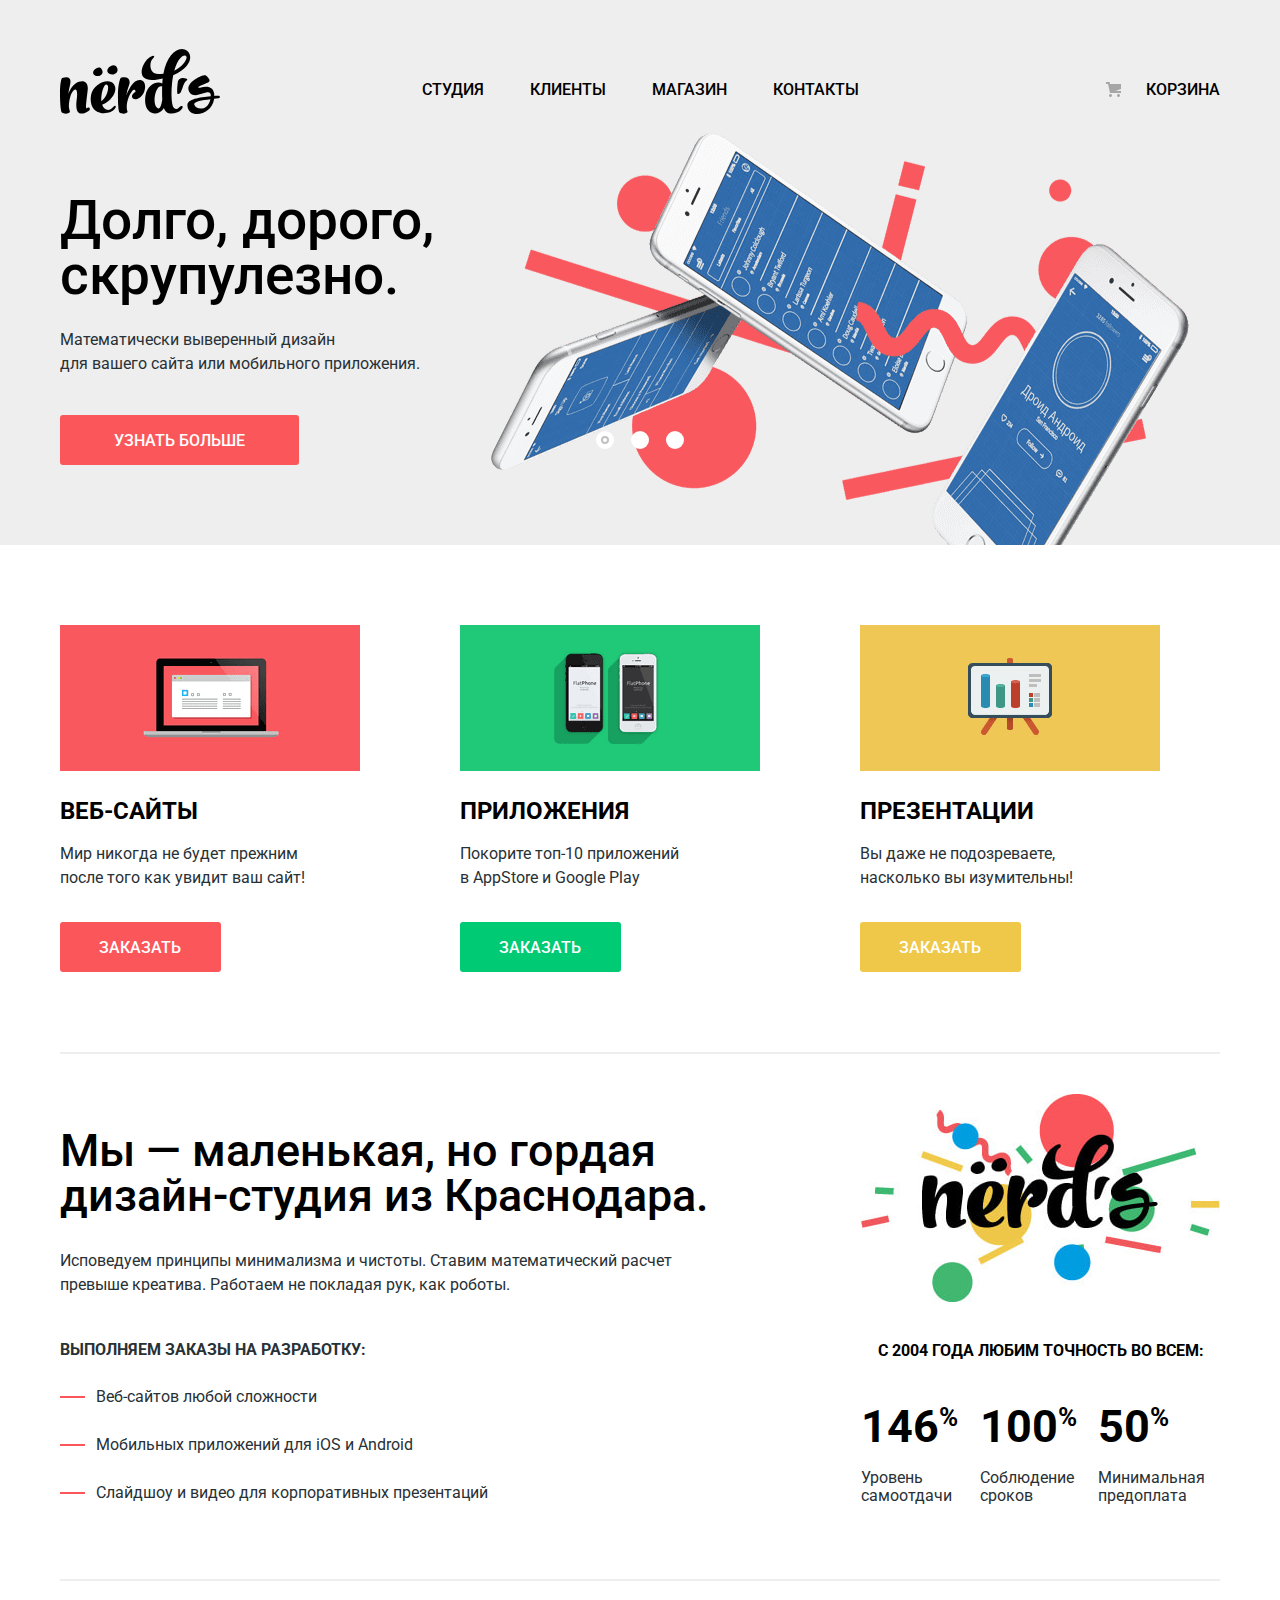
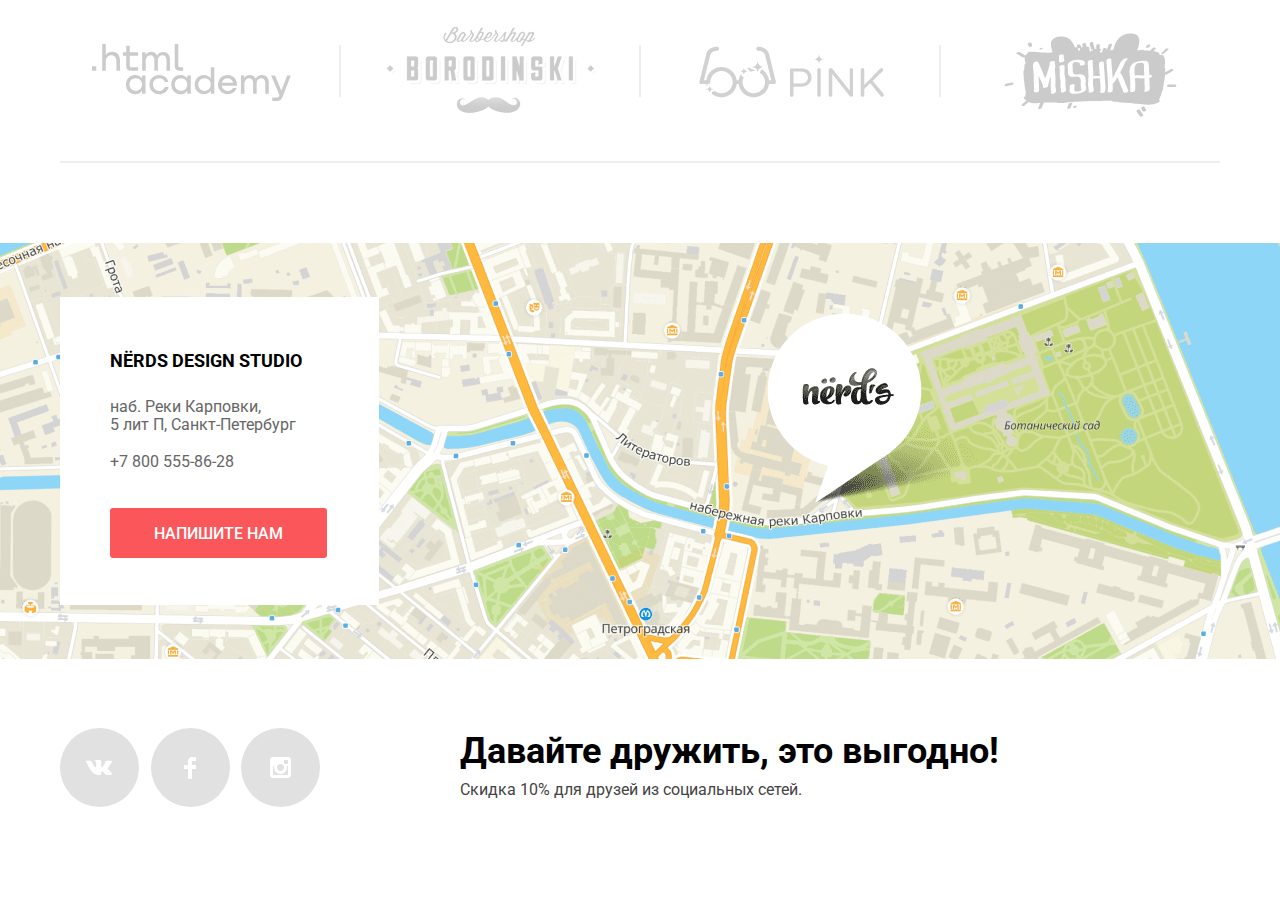
<file: index.html>
<!DOCTYPE html>
<html class="page" lang="ru">
<head>
  <meta charset="utf-8">
  <title>Дизайн-студия «Нёрдс»</title>
  <link href="https://fonts.googleapis.com/css2?family=Roboto:wght@400;500;700&display=swap" rel="stylesheet">
  <link href="css/normalize.css" rel="stylesheet">
  <link href="css/style.min.css" rel="stylesheet">
  <link rel="icon" href="favicon.ico">
  <link rel="icon" href="img/favicons/icon.svg" type="image/svg+xml">
  <link rel="apple-touch-icon" href="img/favicons/180.png">
  <link rel="manifest" href="manifest.webmanifest">
</head>

<body class="page-body">

  <header class="main-header">

    <nav class="main-navigation center">
      <a class="main-header-logo">
        <img src="img/svg/nerds-logo.svg" width="160" height="66" alt="Логотип Нёрдс черного цвета.">
      </a>
      <ul class="site-navigation">
        <li><a href="index.html">Студия</a></li>
        <li><a href="blank.html">Клиенты</a></li>
        <li><a href="catalog.html">Магазин</a></li>
        <li><a href="blank.html">Контакты</a></li>
      </ul>
      <ul class="user-navigation">
        <li><a class="cart-icon" href="blank.html">Корзина</a></li>
      </ul>
    </nav>
    <h1 class="visually-hidden">Дизайн-студия «Нёрдс»</h1>
    <section class="slider center">
      <h2 class="visually-hidden">Преимущества</h2>
      <ul class="slider-list">
        <li class="slider-item slide slide-current">
          <h3>Долго, дорого, скрупулезно.</h3>
          <p>Математически выверенный дизайн<br>для вашего сайта или мобильного приложения.</p>
          <a class="button" href="blank.html">Узнать больше</a>
        </li>
        <li class="slider-item slide">
          <h3>Любим математику как никто другой.</h3>
          <p>Никакого креатива, только математические формулы для расчета идеальных пропорций.</p>
          <a class="button" href="blank.html">Узнать больше</a>
        </li>
        <li class="slider-item slide">
          <h3>Только ночь, только хардкор</h3>
          <p>Работать днем, как все? Мы против этого.<br>Ближе к полуночи работа только начинается.</p>
          <a class="button" href="blank.html">Узнать больше</a>
        </li>
      </ul>
      <div class="slider-controls">
        <button type="button" aria-label="Первый слайд" class="current"></button>
        <button type="button" aria-label="Второй слайд"></button>
        <button type="button" aria-label="Третий слайд"></button>
      </div>
    </section>
  </header>

  <main class="center">
    <section class="services">
      <h2 class="visually-hidden">Услуги</h2>
      <ul class="services-list">
        <li class="services-item">
          <img src="img/png/illustration-1.png" width="300" height="146" alt="На красном фоне изображен ноутбук с открытым в браузере сайтом на экране.">
          <h3>Веб-сайты</h3>
          <p>Мир никогда не будет прежним<br>после того как увидит ваш сайт!</p>
          <a class="button" href="blank.html">Заказать</a>
        </li>
        <li class="services-item">
          <img src="img/png/illustration-2.png" width="300" height="146" alt="На зеленом фоне изображены два смартфона, на которых открыты какие-то приложения.">
          <h3>Приложения</h3>
          <p>Покорите топ-10 приложений<br>в AppStore и Google Play</p>
          <a class="button button-green" href="blank.html">Заказать</a>
        </li>
        <li class="services-item">
          <img src="img/png/illustration-3.png" width="300" height="146" alt="На желтом фоне изображен монитор на трех ножках, на экране которого видны различные диаграммы.">
          <h3>Презентации</h3>
          <p>Вы даже не подозреваете,<br>насколько вы изумительны!</p>
          <a class="button button-yellow" href="blank.html">Заказать</a>
        </li>
      </ul>
    </section>

    <section class="about-us">
      <div class="about-us-description">
        <h2 class="visually-hidden">О студии</h2>
        <p class="about-us-title">Мы — маленькая, но гордая дизайн-студия из Краснодара.</p>
        <p class="about-us-text">Исповедуем принципы минимализма и чистоты. Ставим математический расчет превыше креатива. Работаем не покладая рук, как роботы.</p>
        <p class="about-us-list-title">Выполняем заказы на разработку:</p>
        <ul class="about-us-list">
          <li>Веб-сайтов любой сложности</li>
          <li>Мобильных приложений для iOS и Android</li>
          <li>Слайдшоу и видео для корпоративных презентаций</li>
        </ul>
      </div>
      <div class="about-us-statistics">
        <h3 class="visually-hidden">Наша статистика</h3>
        <img src="img/jpg/nerds-illustration.jpg" width="360" height="208" alt="Черный логотип Нёрдс на фоне красных, синих, зеленых и желтых фигур — кругов, прямых и изогнутых линий.">
        <table class="about-us-table">
          <caption>с 2004 года Любим точность во всем:</caption>
          <tr>
            <td>146<sup>%</sup></td>
            <td>100<sup>%</sup></td>
            <td>50<sup>%</sup></td>
          </tr>
          <tr>
            <th>Уровень самоотдачи</th>
            <th>Соблюдение сроков</th>
            <th>Минимальная предоплата</th>
          </tr>
        </table>
      </div>
    </section>

    <section class="partners">
      <h2 class="visually-hidden">Партнеры</h2>
      <ul class="partners-list">
        <li class="partners-list-item logo-htmlacademy">
          <a href="https://htmlacademy.ru/intensive/htmlcss" target="_blank">
            <img src="img/svg/logo-htmlacademy.svg" width="199" height="58" alt="Логотип Html Academy.">
          </a>
        </li>
        <li class="partners-list-item logo-borodinski">
          <a href="blank.html">
            <img src="img/png/logo-borodinski.png" width="209" height="90" alt="Логотип барбершопа Borodinski.">
          </a>
        </li>
        <li class="partners-list-item logo-pink">
          <a href="blank.html">
            <img src="img/png/logo-pink.png" width="185" height="52" alt="Логотип Pink App, продуктового лендинга приложений для iOS и Android.">
          </a>
        </li>
        <li class="partners-list-item logo-mishka">
          <a href="blank.html">
            <img src="img/png/logo-mishka.png" width="173" height="84" alt="Логотип интернет-магазина игрушек Mishka.">
          </a>
        </li>
      </ul>
    </section>
  </main>

  <footer class="page-footer main-footer">

    <section class="contacts">
      <h2 class="visually-hidden">Контакты</h2>
      <iframe src="https://www.google.com/maps/embed?pb=!1m18!1m12!1m3!1d1019.3873247704647!2d30.316337186695847!3d59.96835380951703!2m3!1f0!2f0!3f0!3m2!1i1024!2i768!4f13.1!3m3!1m2!1s0x4696315bc48a26c9%3A0x8a49e1486716f5b1!2z0L3QsNCxLiBQ0LXQutC4INCa0LDRgNC_0L7QstC60LgsIDXQnywg0KHQsNC90LrRgi3Qn9C10YLQtdGA0LHRg9GA0LMsIDE5NzAyMg!5e0!3m2!1sru!2sru!4v1626047860534!5m2!1sru!2sru" height="416" style="border:0;" allowfullscreen="" loading="lazy"></iframe>
      <div class="center">
        <div class="contacts-info">
          <p class="contacts-title">NЁRDS DESIGN STUDIO</p>
          <p class="contacts-address">
            наб. Реки Карповки,<br>5 лит П, Санкт-Петербург
          </p>
          <p>
            <a class="contacts-phone" href="tel:+78005558628">+7 800 555-86-28</a>
          </p>
          <button class="write-us button" type="button">Напишите нам</button>
        </div>
      </div>
    </section>

    <section class="social center">
      <h2 class="visually-hidden">Мы в социальных сетях</h2>
      <ul class="social-list">
        <li>
          <a class="social-button" href="blank.html">
            <span class="visually-hidden">Вконтакте</span>
            <svg aria-hidden="true" focusable="false" width="27" height="15" viewBox="0 0 27 15" fill="none" xmlns="http://www.w3.org/2000/svg"><path d="M16.138 11.51C17.094 11.201 18.318 13.55 19.621 14.449C20.599 15.13 21.348 14.983 21.348 14.983L24.821 14.933C24.821 14.933 26.636 14.821 25.778 13.379C25.707 13.259 25.275 12.31 23.193 10.357C21.016 8.31404 21.311 8.64504 23.932 5.11304C25.529 2.96004 26.168 1.64504 25.968 1.08504C25.776 0.546037 24.603 0.686037 24.603 0.686037L20.69 0.713037C20.309 0.714037 19.986 0.832037 19.839 1.22804C19.836 1.23204 19.218 2.89404 18.394 4.30704C16.653 7.29604 15.958 7.45504 15.67 7.26804C15.009 6.83504 15.176 5.53104 15.176 4.60404C15.176 1.70704 15.608 0.499037 14.33 0.187037C13.903 0.0830374 13.591 0.0150374 12.502 0.00503741C11.11 -0.0159626 9.92797 0.00503743 9.25797 0.334037C8.81297 0.557037 8.47197 1.04604 8.67897 1.07404C8.93897 1.10904 9.52197 1.23404 9.83397 1.66004C10.235 2.21204 10.223 3.44904 10.223 3.44904C10.223 3.44904 10.452 6.86004 9.68297 7.28304C9.15497 7.57304 8.43297 6.98104 6.87997 4.26704C6.08697 2.87904 5.48797 1.34504 5.48797 1.34504C5.48797 1.34504 5.37197 1.06004 5.16197 0.904037C4.91197 0.719037 4.56197 0.660037 4.56197 0.660037L0.84797 0.684037C0.84797 0.684037 0.28997 0.700037 0.0849697 0.946037C-0.0970303 1.16404 0.0699697 1.61404 0.0699697 1.61404C0.0699697 1.61404 2.97897 8.49504 6.27297 11.961C9.29297 15.143 12.725 14.932 12.725 14.932H14.28C14.28 14.932 14.749 14.878 14.989 14.62C15.213 14.38 15.203 13.929 15.203 13.929C15.203 13.929 15.172 11.82 16.138 11.51Z" fill="white"/>
            </svg>
          </a>
        </li>
        <li>
          <a class="social-button" href="blank.html">
            <span class="visually-hidden">Фейсбук</span>
            <svg aria-hidden="true" focusable="false" width="12" height="22" viewBox="0 0 12 22" fill="none" xmlns="http://www.w3.org/2000/svg"><path d="M12 4V0H8C5.79086 0 4 1.79086 4 4V8H0V12H4V22H8V12H12V8H8V4H12Z" fill="white"/>
            </svg>
          </a>
        </li>
        <li>
          <a class="social-button" href="blank.html">
            <span class="visually-hidden">Инстаграм</span>
            <svg aria-hidden="true" focusable="false" width="21" height="21" viewBox="0 0 21 21" fill="none" xmlns="http://www.w3.org/2000/svg"><path fill-rule="evenodd" clip-rule="evenodd" d="M3 0H18C19.65 0 21 1.35 21 3V18C21 19.65 19.65 21 18 21H3C1.35 21 0 19.65 0 18V3C0 1.35 1.35 0 3 0ZM14 10.5C14 8.57 12.43 7 10.5 7C8.57 7 7 8.57 7 10.5C7 12.43 8.57 14 10.5 14C12.43 14 14 12.43 14 10.5ZM3 18V9H4.181C4.0626 9.49127 4.00186 9.99467 4 10.5C4 14.0899 6.91015 17 10.5 17C14.0899 17 17 14.0899 17 10.5C16.9986 9.99464 16.9379 9.49118 16.819 9H18V18H3ZM14 7H18V3H14V7Z" fill="white"/>
            </svg>
          </a>
        </li>
      </ul>
      <div class="social-info">
        <p class="social-title">Давайте дружить, это выгодно!</p>
        <p class="social-text">Скидка 10% для друзей из социальных сетей.</p>
      </div>
    </section>
  </footer>

  <section class="modal modal-contacts center">
    <h2>Напишите нам</h2>
    <form class="modal-form" action="https://echo.htmlacademy.ru" method="post">
      <div class="modal-item-contacts">
        <div>
          <label for="name">Ваше имя:</label>
          <input class="modal-contacts-name" id="name" type="text" name="name" placeholder="Имя Фамилия">
        </div>
        <div>
          <label for="email">Ваш email:</label>
          <input class="modal-contacts-email" id="email" type="email" name="email" placeholder="email@example.com">
        </div>
      </div>
      <div class="modal-item-text">
        <label for="message">Текст письма:</label>
        <textarea id="message" name="message" placeholder="В свободной форме"></textarea>
      </div>
      <button class="button" type="submit">Отправить</button>
    </form>
    <button class="modal-close" type="button"><span class="visually-hidden">Закрыть</span></button>
  </section>

<script src="js/script.min.js"></script>

</body>

</html>
</file>
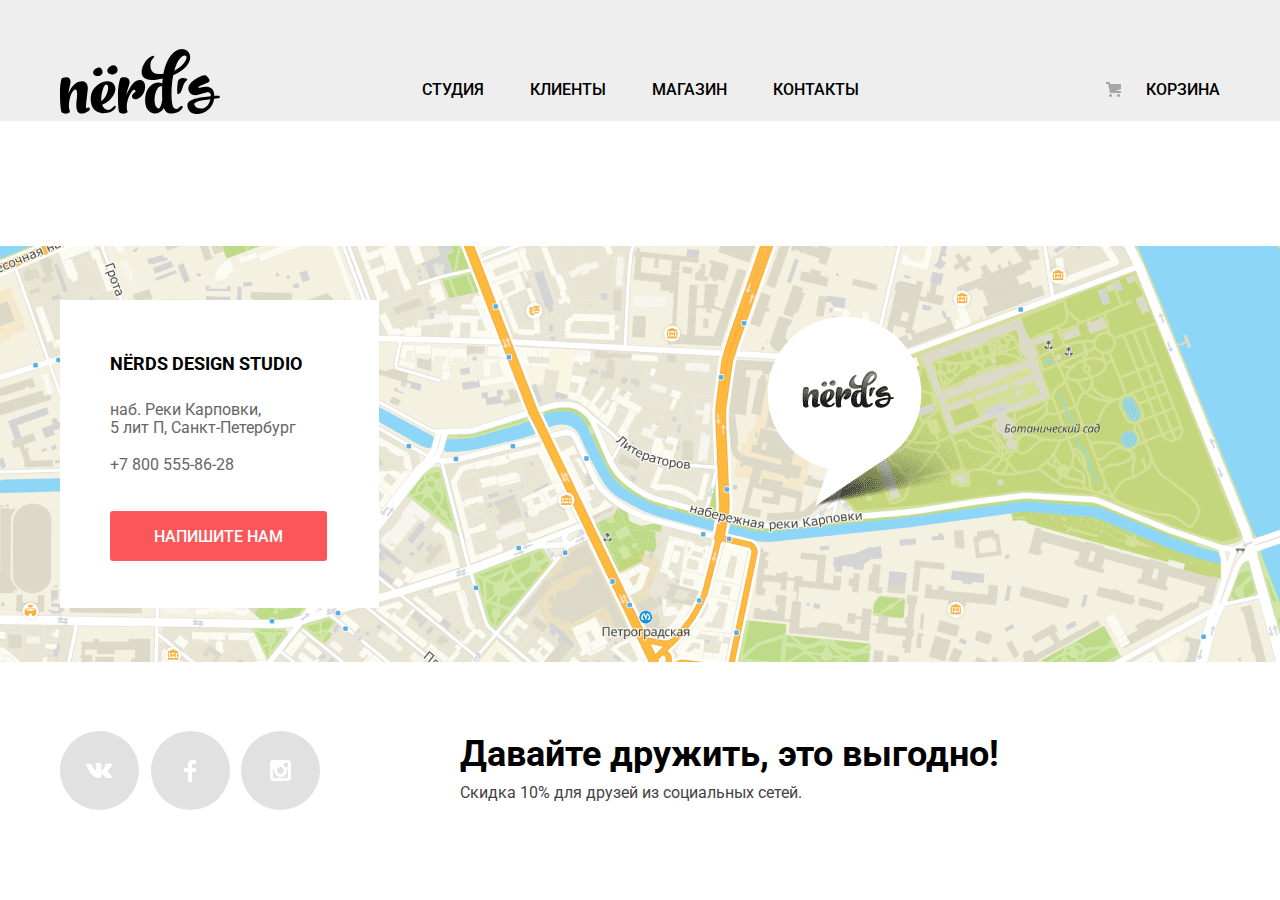
<file: blank.html>
<!DOCTYPE html>
<html class="page" lang="ru">

  <head>
    <meta charset="utf-8">
    <title>Дизайн-студия «Нёрдс»</title>
    <link href="https://fonts.googleapis.com/css2?family=Roboto:wght@400;500;700&display=swap" rel="stylesheet">
    <link href="css/normalize.css" rel="stylesheet">
    <link href="css/style.min.css" rel="stylesheet">
    <link rel="icon" href="favicon.ico">
    <link rel="icon" href="img/favicons/icon.svg" type="image/svg+xml">
    <link rel="apple-touch-icon" href="img/favicons/180.png">
    <link rel="manifest" href="manifest.webmanifest">
  </head>

<body class="page-body">

  <header class="main-header">

    <nav class="main-navigation center">
      <a class="main-header-logo" href="index.html" aria-label="На главную страницу сайта дизайн-студии Нёрдс">
        <img src="img/svg/nerds-logo.svg" width="160" height="66" alt="логотип Нёрдс черного цвета">
      </a>
      <ul class="site-navigation">
        <li><a href="index.html">Студия</a></li>
        <li><a href="blank.html">Клиенты</a></li>
        <li><a href="catalog.html">Магазин</a></li>
        <li><a href="blank.html">Контакты</a></li>
      </ul>
      <ul class="user-navigation">
        <li><a class="cart-icon" href="blank.html">Корзина</a></li>
      </ul>
    </nav>

  </header>

  <main>

  </main>

  <footer class="page-footer main-footer">

    <section class="contacts">
      <h2 class="visually-hidden">Контакты</h2>
      <iframe src="https://www.google.com/maps/embed?pb=!1m18!1m12!1m3!1d1019.3873247704647!2d30.316337186695847!3d59.96835380951703!2m3!1f0!2f0!3f0!3m2!1i1024!2i768!4f13.1!3m3!1m2!1s0x4696315bc48a26c9%3A0x8a49e1486716f5b1!2z0L3QsNCxLiBQ0LXQutC4INCa0LDRgNC_0L7QstC60LgsIDXQnywg0KHQsNC90LrRgi3Qn9C10YLQtdGA0LHRg9GA0LMsIDE5NzAyMg!5e0!3m2!1sru!2sru!4v1626047860534!5m2!1sru!2sru" height="416" style="border:0;" allowfullscreen="" loading="lazy"></iframe>
      <img src="img/png/map.png" alt="Карта с отмеченным местонахождением дизайн-студии Нёрдс" width="1440" height="416">
      <div class="center">
        <div class="contacts-info">
          <p class="contacts-title">NЁRDS DESIGN STUDIO</p>
          <p class="contacts-address">
            наб. Реки Карповки,<br>5 лит П, Санкт-Петербург
          </p>
          <p>
            <a class="contacts-phone" href="tel:+78005558628">+7 800 555-86-28</a>
          </p>
          <button class="write-us button" type="button">Напишите нам</button>
        </div>
      </div>
    </section>

    <section class="social center">
      <h2 class="visually-hidden">Мы в социальных сетях</h2>
        <ul class="social-list">
          <li>
            <a class="social-button" href="blank.html">
              <span class="visually-hidden">Вконтакте</span>
              <svg width="27" height="15" viewBox="0 0 27 15" fill="none" xmlns="http://www.w3.org/2000/svg"><path d="M16.138 11.51C17.094 11.201 18.318 13.55 19.621 14.449C20.599 15.13 21.348 14.983 21.348 14.983L24.821 14.933C24.821 14.933 26.636 14.821 25.778 13.379C25.707 13.259 25.275 12.31 23.193 10.357C21.016 8.31404 21.311 8.64504 23.932 5.11304C25.529 2.96004 26.168 1.64504 25.968 1.08504C25.776 0.546037 24.603 0.686037 24.603 0.686037L20.69 0.713037C20.309 0.714037 19.986 0.832037 19.839 1.22804C19.836 1.23204 19.218 2.89404 18.394 4.30704C16.653 7.29604 15.958 7.45504 15.67 7.26804C15.009 6.83504 15.176 5.53104 15.176 4.60404C15.176 1.70704 15.608 0.499037 14.33 0.187037C13.903 0.0830374 13.591 0.0150374 12.502 0.00503741C11.11 -0.0159626 9.92797 0.00503743 9.25797 0.334037C8.81297 0.557037 8.47197 1.04604 8.67897 1.07404C8.93897 1.10904 9.52197 1.23404 9.83397 1.66004C10.235 2.21204 10.223 3.44904 10.223 3.44904C10.223 3.44904 10.452 6.86004 9.68297 7.28304C9.15497 7.57304 8.43297 6.98104 6.87997 4.26704C6.08697 2.87904 5.48797 1.34504 5.48797 1.34504C5.48797 1.34504 5.37197 1.06004 5.16197 0.904037C4.91197 0.719037 4.56197 0.660037 4.56197 0.660037L0.84797 0.684037C0.84797 0.684037 0.28997 0.700037 0.0849697 0.946037C-0.0970303 1.16404 0.0699697 1.61404 0.0699697 1.61404C0.0699697 1.61404 2.97897 8.49504 6.27297 11.961C9.29297 15.143 12.725 14.932 12.725 14.932H14.28C14.28 14.932 14.749 14.878 14.989 14.62C15.213 14.38 15.203 13.929 15.203 13.929C15.203 13.929 15.172 11.82 16.138 11.51Z" fill="white"/>
              </svg>
            </a>
          </li>
          <li>
            <a class="social-button" href="blank.html">
              <span class="visually-hidden">Фейсбук</span>
              <svg width="12" height="22" viewBox="0 0 12 22" fill="none" xmlns="http://www.w3.org/2000/svg"><path d="M12 4V0H8C5.79086 0 4 1.79086 4 4V8H0V12H4V22H8V12H12V8H8V4H12Z" fill="white"/>
              </svg>
            </a>
          </li>
          <li>
            <a class="social-button" href="blank.html">
              <span class="visually-hidden">Инстаграм</span>
              <svg width="21" height="21" viewBox="0 0 21 21" fill="none" xmlns="http://www.w3.org/2000/svg"><path fill-rule="evenodd" clip-rule="evenodd" d="M3 0H18C19.65 0 21 1.35 21 3V18C21 19.65 19.65 21 18 21H3C1.35 21 0 19.65 0 18V3C0 1.35 1.35 0 3 0ZM14 10.5C14 8.57 12.43 7 10.5 7C8.57 7 7 8.57 7 10.5C7 12.43 8.57 14 10.5 14C12.43 14 14 12.43 14 10.5ZM3 18V9H4.181C4.0626 9.49127 4.00186 9.99467 4 10.5C4 14.0899 6.91015 17 10.5 17C14.0899 17 17 14.0899 17 10.5C16.9986 9.99464 16.9379 9.49118 16.819 9H18V18H3ZM14 7H18V3H14V7Z" fill="white"/>
              </svg>
            </a>
          </li>
        </ul>
      <div class="social-info">
        <p class="social-title">Давайте дружить, это выгодно!</p>
        <p class="social-text">Скидка 10% для друзей из социальных сетей.</p>
      </div>
    </section>
  </footer>

  <section class="modal modal-contacts center">
    <h2>Напишите нам</h2>
    <form class="modal-form" action="https://echo.htmlacademy.ru" method="post">
      <div class="modal-item-contacts">
        <div>
          <label for="name">Ваше имя:</label>
          <input id="name" type="text" name="name" placeholder="Имя Фамилия">
        </div>
        <div>
          <label for="email">Ваш email:</label>
          <input id="email" type="email" name="email" placeholder="email@example.com">
        </div>
      </div>
      <div class="modal-item-text">
        <label for="message">Текст письма:</label>
        <textarea id="message" name="message" placeholder="В свободной форме"></textarea>
      </div>
      <button class="button" type="submit">Отправить</button>
    </form>
    <button class="modal-close" type="button"><span class="visually-hidden">Закрыть</span></button>
  </section>

  <script src="js/script.min.js"></script>

</body>

</html>
</file>
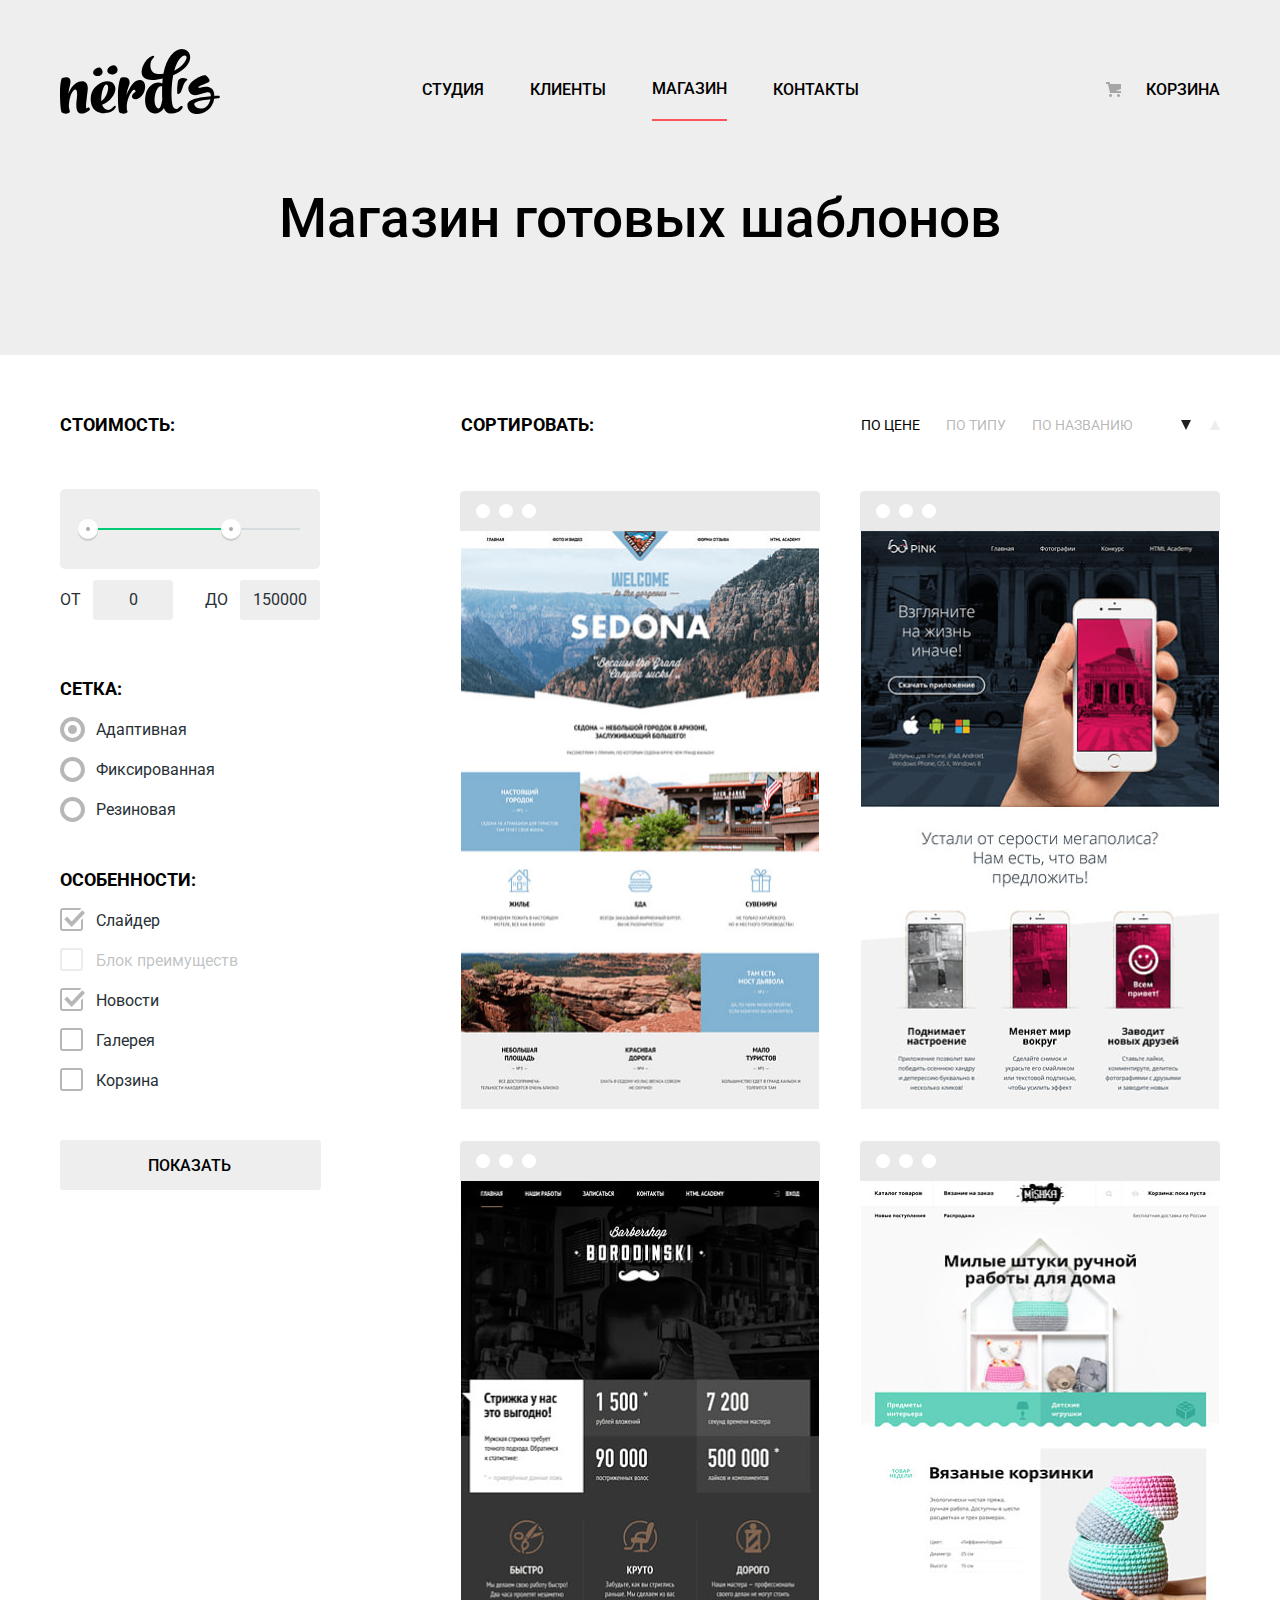
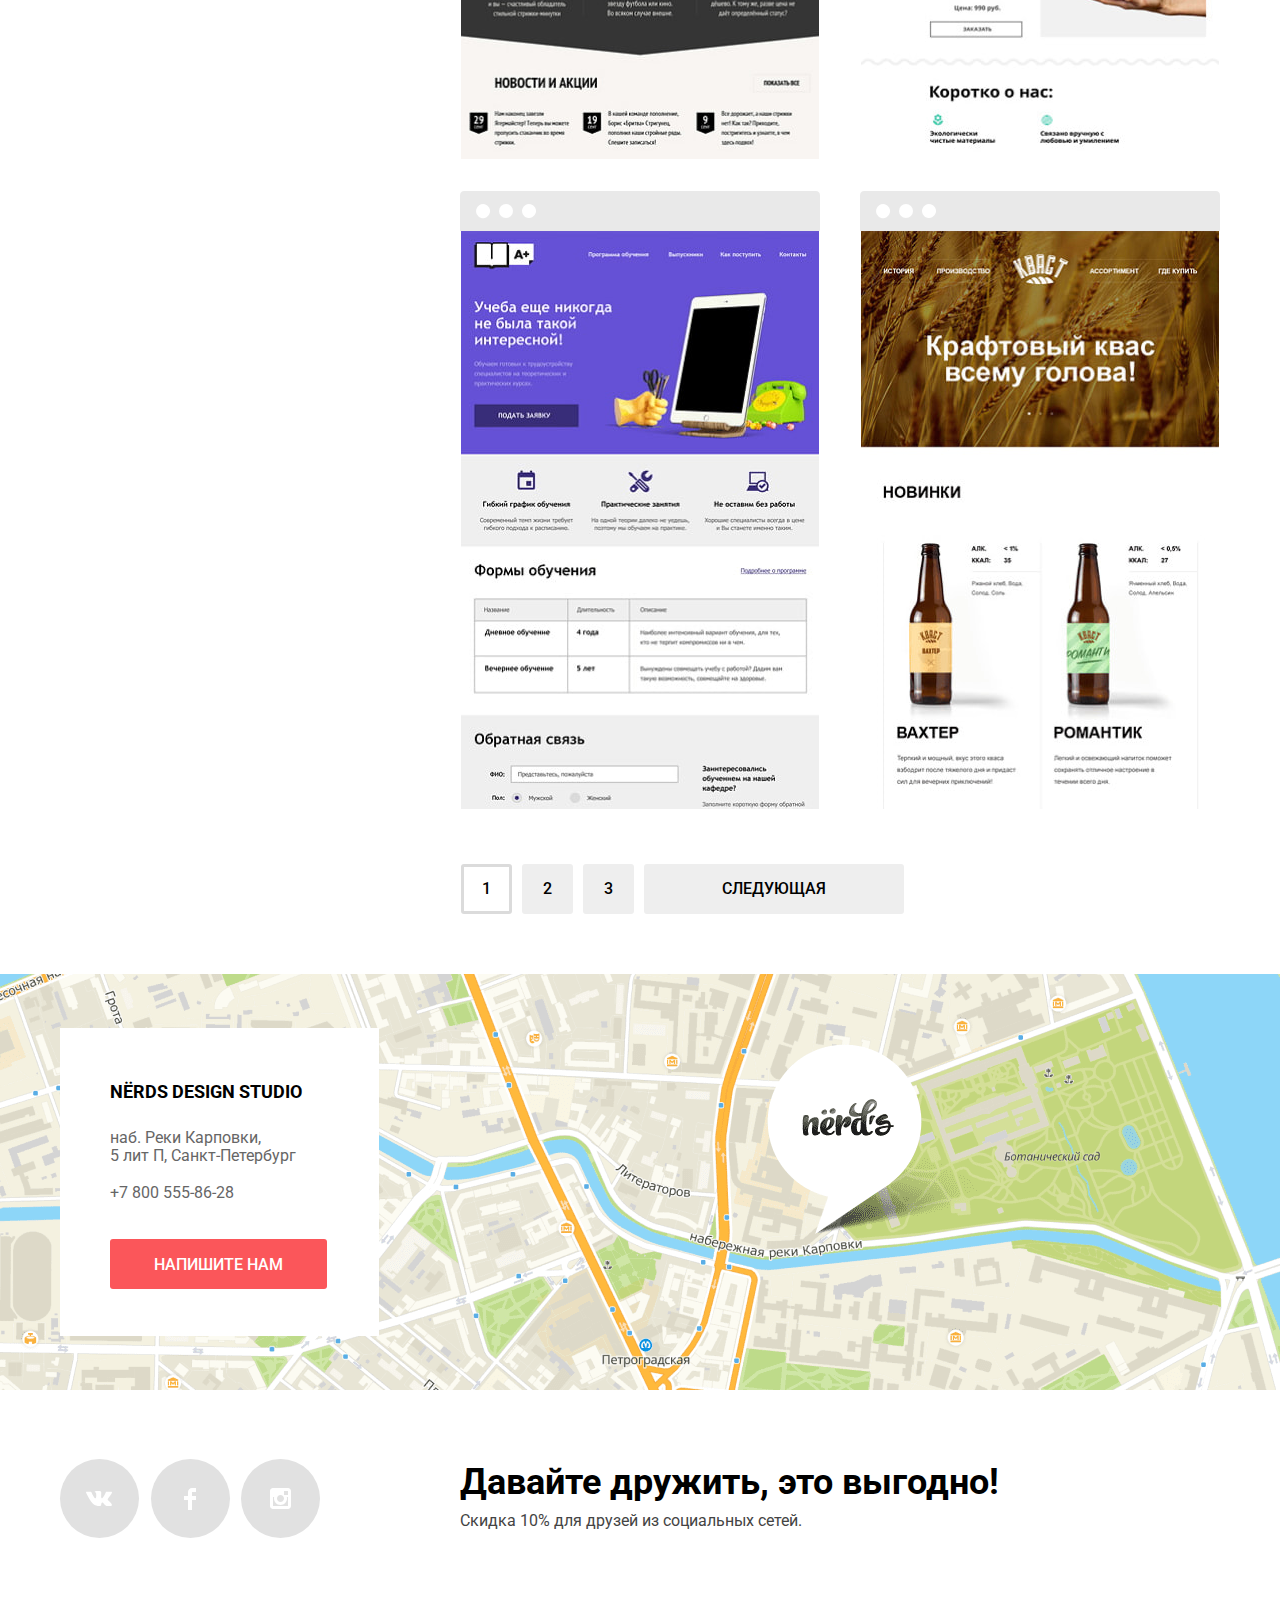
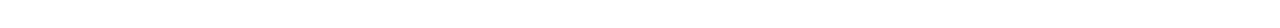
<file: catalog.html>
<!DOCTYPE html>
<html class="page" lang="ru">

  <head>
    <meta charset="utf-8">
    <title>Дизайн-студия «Нёрдс»</title>
    <link href="https://fonts.googleapis.com/css2?family=Roboto:wght@400;500;700&display=swap" rel="stylesheet">
    <link href="css/normalize.css" rel="stylesheet">
    <link href="css/style.min.css" rel="stylesheet">
    <link rel="icon" href="favicon.ico">
    <link rel="icon" href="img/favicons/icon.svg" type="image/svg+xml">
    <link rel="apple-touch-icon" href="img/favicons/180.png">
    <link rel="manifest" href="manifest.webmanifest">
  </head>

<body class="page-body">

  <header class="main-header">
    <nav class="main-navigation center">
      <a class="main-header-logo" href="index.html" aria-label="На главную страницу сайта дизайн-студии Нёрдс">
        <img src="img/svg/nerds-logo.svg" width="160" height="66" alt="логотип Нёрдс черного цвета">
      </a>
      <ul class="site-navigation">
        <li><a href="index.html">Студия</a></li>
        <li><a href="blank.html">Клиенты</a></li>
        <li class="navigation-current"><a href="catalog.html">Магазин</a></li>
        <li><a href="blank.html">Контакты</a></li>
      </ul>
      <ul class="user-navigation">
        <li><a class="cart-icon" href="blank.html">Корзина</a></li>
      </ul>
    </nav>

    <div class="center">
      <h1 class="title-catalog">Магазин готовых шаблонов</h1>
    </div>

  </header>

  <main class="page-catalog center">

    <section class="filter">
      <h2 class="visually-hidden">Фильтр шаблонов</h2>
      <form class="filter-form" method="get" action="https://echo.htmlacademy.ru" target="_blank">
        <fieldset class="filter-price">
          <legend>Стоимость:</legend>
          <div class="range-filter">
            <div class="range-controls">
              <div class="scale">
                <div class="bar" style="width: 62%; margin-left: 7%"></div>
              </div>
              <div class="toggle toggle-min" tabindex="0" style="left: 7%"><span class="visually-hidden">Левый ползунок</span></div>
              <div class="toggle toggle-max" tabindex="0" style="left: 62%"><span class="visually-hidden">Правый ползунок</span></div>
            </div>
            <div class="price-controls">
              <label class="min-price">От
                <input type="number" name="min-price" value="0">
              </label>
              <label class="max-price">До
                <input type="number" name="max-price" value="150000">
              </label>
            </div>
          </div>
        </fieldset>
        <fieldset class="filter-grid">
          <legend>Сетка:</legend>
          <ul class="grid-list">
            <li>
              <input class="filter-input filter-input-radio visually-hidden" id="adaptive" type="radio" name="grid" value="adaptive" checked>
              <label for="adaptive">Адаптивная</label>
            </li>
            <li>
              <input class="filter-input filter-input-radio visually-hidden" id="fixed" type="radio" name="grid" value="fixed">
              <label for="fixed">Фиксированная</label>
            </li>
            <li>
              <input class="filter-input filter-input-radio visually-hidden" id="fluid" type="radio" name="grid" value="fluid">
              <label for="fluid">Резиновая</label>
            </li>
          </ul>
        </fieldset>
        <fieldset class="filter-features">
          <legend>Особенности:</legend>
          <ul class="features-list">
            <li>
              <input class="filter-input filter-input-checkbox visually-hidden" id="slider" type="checkbox" name="slider" checked>
              <label for="slider">Слайдер</label>
            </li>
            <li>
              <input class="filter-input filter-input-checkbox visually-hidden" id="advantages-block" type="checkbox" name="advantages-block" disabled>
              <label for="advantages-block">Блок преимуществ</label>
            </li>
            <li>
              <input class="filter-input filter-input-checkbox visually-hidden" id="news" type="checkbox" name="news" checked>
              <label for="news">Новости</label>
            </li>
            <li>
              <input class="filter-input filter-input-checkbox visually-hidden" id="gallery" type="checkbox" name="gallery">
              <label for="gallery">Галерея</label>
            </li>
            <li>
              <input class="filter-input filter-input-checkbox visually-hidden" id="cart" type="checkbox" name="cart">
              <label for="cart">Корзина</label>
            </li>
          </ul>
        </fieldset>
        <button class="button button-catalog" type="submit">Показать</button>
      </form>
    </section>

    <section class="templates">
      <div class="templates-sorting">
        <h2 class="visually-hidden">Каталог шаблонов</h2>
        <p class="sorting">Сортировать:</p>
        <ul class="type-sorting-list">
          <li class="type-current">
            <a>По цене</a>
          </li>
          <li>
            <a href="blank.html">По типу</a>
          </li>
          <li>
            <a href="blank.html">По названию</a>
          </li>
        </ul>
        <ul class="direction-sorting-list">
          <li class="direction-current">
            <a class="button-down"><span class="visually-hidden">По убыванию</span></a>
          </li>
          <li>
            <a class="button-up" href="blank.html"><span class="visually-hidden">По возрастанию</span></a>
          </li>
        </ul>
    </div>
      <ul class="templates-list">
        <li>
          <a class="templates-item" href="blank.html">
            <img src="img/catalog/img-sedona.jpg" alt="Скриншот сайта Sedona." width="358" height="578">
            <div class="templates-item-description">
              <h3>Sedona</h3>
              <p>Информационный сайт<br>для туристов</p>
              <span class="button">9 900 ₽</span>
            </div>
          </a>
        </li>
        <li>
          <a class="templates-item" href="blank.html">
            <img src="img/catalog/img-pink.jpg" alt="Скриншот сайта Pink App." width="358" height="578">
            <div class="templates-item-description">
              <h3>Pink App</h3>
              <p>Продуктовый лендинг<br>приложения для iOS и Android</p>
              <span class="button">9 900 ₽</span>
            </div>
          </a>
        </li>
        <li>
          <a class="templates-item" href="blank.html">
            <img src="img/catalog/img-barbershop.jpg" alt="Скриншот сайта барбершопа Borodinski." width="358" height="578">
            <div class="templates-item-description">
              <h3>Barbershop</h3>
              <p>Сайт салона красоты.<br>Для мужчин, да.</p>
              <span class="button">9 900 ₽</span>
            </div>
          </a>
        </li>
        <li>
          <a class="templates-item" href="blank.html">
            <img src="img/catalog/img-mishka.jpg" alt="Скриншот сайта интернет-магазина Mishka." width="358" height="578">
            <div class="templates-item-description">
              <h3>Mishka</h3>
              <p>Интернет-магазин<br>вязаных игрушек</p>
              <span class="button">9 900 ₽</span>
            </div>
          </a>
        </li>
        <li>
          <a class="templates-item" href="blank.html">
            <img src="img/catalog/img-aplus.jpg" alt="Скриншот сайта A Plus." width="358" height="578">
            <div class="templates-item-description">
              <h3>A Plus</h3>
              <p>Лендинг курсов повышения<br>квалификации</p>
              <span class="button">9 900 ₽</span>
            </div>
          </a>
        </li>
        <li>
          <a class="templates-item" href="blank.html">
            <img src="img/catalog/img-kvast.jpg" alt="Скриншот промо-сайта Кваста." width="358" height="578">
            <div class="templates-item-description">
              <h3>Кваст</h3>
              <p>Промо-сайт производителя<br>крафтового кваса</p>
              <span class="button">9 900 ₽</span>
            </div>
          </a>
        </li>
      </ul>

      <nav class="pagination-navigation">
        <ul class="pagination-list">
          <li class="pagination-item button-pagination-current">
            <a class="button button-catalog">1</a>
          </li>
          <li class="pagination-item">
            <a class="button button-catalog" href="blank.html">2</a>
          </li>
          <li class="pagination-item">
            <a class="button button-catalog" href="blank.html">3</a>
          </li>
          <li class="pagination-item">
            <a class="button button-catalog next-page" href="blank.html">Следующая</a>
          </li>
        </ul>
      </nav>

    </section>

  </main>

  <footer class="page-footer main-footer">

    <section class="contacts">
      <h2 class="visually-hidden">Контакты</h2>
      <iframe src="https://www.google.com/maps/embed?pb=!1m18!1m12!1m3!1d1019.3873247704647!2d30.316337186695847!3d59.96835380951703!2m3!1f0!2f0!3f0!3m2!1i1024!2i768!4f13.1!3m3!1m2!1s0x4696315bc48a26c9%3A0x8a49e1486716f5b1!2z0L3QsNCxLiBQ0LXQutC4INCa0LDRgNC_0L7QstC60LgsIDXQnywg0KHQsNC90LrRgi3Qn9C10YLQtdGA0LHRg9GA0LMsIDE5NzAyMg!5e0!3m2!1sru!2sru!4v1626047860534!5m2!1sru!2sru" height="416" style="border:0;" allowfullscreen="" loading="lazy"></iframe>
      <img src="img/png/map.png" alt="Карта с отмеченным местонахождением дизайн-студии Нёрдс" width="1440" height="416">
      <div class="center">
        <div class="contacts-info">
          <p class="contacts-title">NЁRDS DESIGN STUDIO</p>
          <p class="contacts-address">
            наб. Реки Карповки,<br>5 лит П, Санкт-Петербург
          </p>
          <p>
            <a class="contacts-phone" href="tel:+78005558628">+7 800 555-86-28</a>
          </p>
          <button class="write-us button" type="button">Напишите нам</button>
        </div>
      </div>
    </section>

    <section class="social center">
      <h2 class="visually-hidden">Мы в социальных сетях</h2>
        <ul class="social-list">
          <li>
            <a class="social-button" href="blank.html">
              <span class="visually-hidden">Вконтакте</span>
              <svg width="27" height="15" viewBox="0 0 27 15" fill="none" xmlns="http://www.w3.org/2000/svg"><path d="M16.138 11.51C17.094 11.201 18.318 13.55 19.621 14.449C20.599 15.13 21.348 14.983 21.348 14.983L24.821 14.933C24.821 14.933 26.636 14.821 25.778 13.379C25.707 13.259 25.275 12.31 23.193 10.357C21.016 8.31404 21.311 8.64504 23.932 5.11304C25.529 2.96004 26.168 1.64504 25.968 1.08504C25.776 0.546037 24.603 0.686037 24.603 0.686037L20.69 0.713037C20.309 0.714037 19.986 0.832037 19.839 1.22804C19.836 1.23204 19.218 2.89404 18.394 4.30704C16.653 7.29604 15.958 7.45504 15.67 7.26804C15.009 6.83504 15.176 5.53104 15.176 4.60404C15.176 1.70704 15.608 0.499037 14.33 0.187037C13.903 0.0830374 13.591 0.0150374 12.502 0.00503741C11.11 -0.0159626 9.92797 0.00503743 9.25797 0.334037C8.81297 0.557037 8.47197 1.04604 8.67897 1.07404C8.93897 1.10904 9.52197 1.23404 9.83397 1.66004C10.235 2.21204 10.223 3.44904 10.223 3.44904C10.223 3.44904 10.452 6.86004 9.68297 7.28304C9.15497 7.57304 8.43297 6.98104 6.87997 4.26704C6.08697 2.87904 5.48797 1.34504 5.48797 1.34504C5.48797 1.34504 5.37197 1.06004 5.16197 0.904037C4.91197 0.719037 4.56197 0.660037 4.56197 0.660037L0.84797 0.684037C0.84797 0.684037 0.28997 0.700037 0.0849697 0.946037C-0.0970303 1.16404 0.0699697 1.61404 0.0699697 1.61404C0.0699697 1.61404 2.97897 8.49504 6.27297 11.961C9.29297 15.143 12.725 14.932 12.725 14.932H14.28C14.28 14.932 14.749 14.878 14.989 14.62C15.213 14.38 15.203 13.929 15.203 13.929C15.203 13.929 15.172 11.82 16.138 11.51Z" fill="white"/>
              </svg>
            </a>
          </li>
          <li>
            <a class="social-button" href="blank.html">
              <span class="visually-hidden">Фейсбук</span>
              <svg width="12" height="22" viewBox="0 0 12 22" fill="none" xmlns="http://www.w3.org/2000/svg"><path d="M12 4V0H8C5.79086 0 4 1.79086 4 4V8H0V12H4V22H8V12H12V8H8V4H12Z" fill="white"/>
              </svg>
            </a>
          </li>
          <li>
            <a class="social-button" href="blank.html">
              <span class="visually-hidden">Инстаграм</span>
              <svg width="21" height="21" viewBox="0 0 21 21" fill="none" xmlns="http://www.w3.org/2000/svg"><path fill-rule="evenodd" clip-rule="evenodd" d="M3 0H18C19.65 0 21 1.35 21 3V18C21 19.65 19.65 21 18 21H3C1.35 21 0 19.65 0 18V3C0 1.35 1.35 0 3 0ZM14 10.5C14 8.57 12.43 7 10.5 7C8.57 7 7 8.57 7 10.5C7 12.43 8.57 14 10.5 14C12.43 14 14 12.43 14 10.5ZM3 18V9H4.181C4.0626 9.49127 4.00186 9.99467 4 10.5C4 14.0899 6.91015 17 10.5 17C14.0899 17 17 14.0899 17 10.5C16.9986 9.99464 16.9379 9.49118 16.819 9H18V18H3ZM14 7H18V3H14V7Z" fill="white"/>
              </svg>
            </a>
          </li>
        </ul>
      <div class="social-info">
        <p class="social-title">Давайте дружить, это выгодно!</p>
        <p class="social-text">Скидка 10% для друзей из социальных сетей.</p>
      </div>
    </section>
  </footer>

  <section class="modal modal-contacts center">
    <h2>Напишите нам</h2>
    <form class="modal-form" action="https://echo.htmlacademy.ru" method="post">
      <div class="modal-item-contacts">
        <div>
          <label for="name">Ваше имя:</label>
          <input class="modal-contacts-name" id="name" type="text" name="name" placeholder="Имя Фамилия">
        </div>
        <div>
          <label for="email">Ваш email:</label>
          <input id="email" type="email" name="email" placeholder="email@example.com">
        </div>
      </div>
      <div class="modal-item-text">
        <label for="message">Текст письма:</label>
        <textarea id="message" name="message" placeholder="В свободной форме"></textarea>
      </div>
      <button class="button" type="submit">Отправить</button>
    </form>
    <button class="modal-close" type="button"><span class="visually-hidden">Закрыть</span></button>
  </section>

  <script src="js/script.min.js"></script>

</body>

</html>
</file>
<file: css/style.min.css>
:root{--basic-black:rgba(0,0,0,1);--active-black:rgba(0,0,0,0.3);--hover-black:rgba(0,0,0,0.6);--basic-white:rgba(255,255,255,1);--active-white:rgba(255,255,255,0.3);--active-white2:rgba(0,0,0,0.0001);--modal-shadow:rgba(0,0,0,0.4);--toggle-shadow:rgba(0,0,0,0.15);--templates-shadow:rgba(0,0,0,0.25);--basic-grey:rgba(238,238,238,1);--slider-grey:rgba(193,193,193,1);--grey-shadow:rgba(0,1,1,0.1);--grey-extra-dark:rgba(40,49,54,1);--disabled-grey:rgba(40,49,54,0.3);--grey-dark:rgba(68,68,68,1);--grey-dark-hover:rgba(68,68,68,0.5);--grey-dark-catalog:rgba(77,77,77,1);--grey-contacts:rgba(102,102,102,1);--grey-social:rgba(225,225,225,1);--focus-grey:rgba(223,223,223,1);--active-grey:rgba(213,213,213,1);--current-grey:rgba(219,219,219,1);--input-grey:rgba(215,220,222,1);--input-hover:rgba(180,185,187,1);--toggle-grey:rgba(171,171,171,1);--scale-grey:rgba(215,220,223,1);--sorting-list-hover:rgba(166,166,166,1);--sorting-list-active:rgba(35,31,32,1);--sorting-list:rgba(166,166,166,0.2);--basic-red:rgba(251,86,90,1);--focus-red:rgba(231,66,70,1);--active-red:rgba(215,55,59,1);--basic-green:rgba(0,202,116,1);--focus-green:rgba(0,188,108,1);--active-green:rgba(0,170,98,1);--bar-green:rgba(0,202,116,1);--basic-yellow:rgba(239,200,73,1);--focus-yellow:rgba(234,181,52,1);--active-yellow:rgba(229,167,34,1);--map-background:rgba(190,194,171,1)}body{min-width:1160px;margin:0;padding:0;font-family:"Roboto","Arial",sans-serif;font-weight:400;font-size:16px;line-height:24px;color:var(--grey-extra-dark);background-color:var(--basic-white);min-height:100%;display:grid;grid-template-rows:min-content 1fr min-content}a{text-decoration:none}img{width:100%;height:auto}.page{height:100%}.center{width:1160px;margin:0 auto;padding:0 10px}.visually-hidden{position:absolute;width:1px;height:1px;margin:-1px;border:0;padding:0;white-space:nowrap;clip-path:inset(100%);clip:rect(0 0 0 0);overflow:hidden}.button{padding-top:17px;padding-bottom:15px;font:inherit;font-weight:500;line-height:18px;text-align:center;color:var(--basic-white);text-transform:uppercase;background-color:var(--basic-red);border:none;border-radius:3px;cursor:pointer}.button:hover,.button:focus{background-color:var(--focus-red)}.button:active{color:var(--active-white);box-shadow:inset 0 3px 0 var(--grey-shadow);background-color:var(--active-red)}.main-header{background-color:var(--basic-grey)}.main-navigation{display:grid;grid-template-columns:160px 1fr 160px;min-height:70px;margin-top:48px}.site-navigation,.user-navigation{margin:0;padding:0;padding-top:27px;list-style:none}.site-navigation{display:flex;flex-wrap:wrap;min-width:437px;padding-top:25px;margin-left:auto;margin-right:auto;justify-content:center;align-items:center}.user-navigation{justify-self:right}.site-navigation a,.user-navigation a{font-weight:500;line-height:30px;color:var(--basic-black);text-transform:uppercase;display:block;padding-bottom:15px}.site-navigation a{margin-left:23px;margin-right:23px}.user-navigation a{padding-left:40px}.navigation-current a{border-bottom:2px solid var(--basic-red)}.site-navigation a[href]:hover,.site-navigation a[href]:focus,.user-navigation a[href]:hover,.user-navigation a[href]:focus{color:var(--basic-red)}.site-navigation a[href]:active,.user-navigation a[href]:active{color:var(--active-black)}.navigation-current a:not([href]){color:var(--basic-black)}.cart-icon::before{content:"";position:absolute;top:7px;left:0;width:15px;height:15px;background-image:url("../img/svg/cart-icon.svg");background-repeat:no-repeat;background-position:0 0}.user-navigation .cart-icon{position:relative}.slider{position:relative;min-height:424px}.slider-list{margin:0;padding:0;list-style:none}.slide{display:none}.slide-current{display:block}.slider-item{box-sizing:border-box;width:1157px;padding-top:72px;padding-bottom:80px}.slider .slider-item{background-repeat:no-repeat;background-position:100% 87%}.slider .slider-item:nth-child(1){background-image:url("../img/png/slide1.png")}.slider .slider-item:nth-child(2){background-image:url("../img/png/slide2.png")}.slider .slider-item:nth-child(3){background-image:url("../img/png/slide3.png")}.slider-item h3{font-weight:500;font-size:55px;line-height:55px;color:var(--basic-black);width:520px;margin:0;padding:0;margin-bottom:25px}.slider-item p{color:var(--grey-extra-dark);width:416px;line-height:24px;margin-bottom:39px;overflow-y:auto;max-height:100px}.slider-item a{display:inline-block;vertical-align:middle;box-sizing:border-box;padding-left:54px;padding-right:54px;max-width:416px}.slider-controls{position:absolute;bottom:96px;left:546px;z-index:2;display:flex;width:88px;justify-content:space-between}.slider-controls button{position:relative;width:18px;height:18px;background-color:var(--basic-white);border:none;border-radius:50%;cursor:pointer}.slider-controls .current::after{content:"";position:absolute;top:5px;left:5px;width:4px;height:4px;border:2px solid var(--slider-grey);border-radius:50%}.services{box-sizing:border-box;min-height:509px;border-bottom:2px solid var(--basic-grey);padding:80px 0}.services-list{display:grid;grid-template-columns:1fr 1fr 1fr;column-gap:40px;margin:0;padding:0;list-style:none}.services-item img{display:block;width:300px;height:146px;margin-bottom:25px}.services-item h3{font-weight:700;font-size:24px;line-height:30px;text-transform:uppercase;color:var(--basic-black);margin-bottom:16px}.services-item p{margin-bottom:32px;overflow-y:auto;max-height:100px;max-width:300px}.services-item a{display:inline-block;vertical-align:middle;box-sizing:border-box;padding-left:39px;padding-right:40px;max-width:300px}.button-green{background-color:var(--basic-green)}.button-green:hover,.button-green:focus{background-color:var(--focus-green)}.button-green:active{background-color:var(--active-green)}.button-yellow{background-color:var(--basic-yellow)}.button-yellow:hover,.button-yellow:focus{background-color:var(--focus-yellow)}.button-yellow:active{background-color:var(--active-yellow)}.about-us{display:grid;grid-template-columns:2fr 1fr;box-sizing:border-box;min-height:527px;border-bottom:2px solid var(--basic-grey);padding:40px 0 49px}.about-us-description{box-sizing:border-box}.about-us-statistics{box-sizing:border-box;width:360px;justify-self:right}.about-us-title{font-weight:500;font-size:45px;line-height:45px;color:var(--basic-black);padding:0;margin-top:34px;margin-bottom:31px}.about-us-text{width:646px;margin-bottom:41px}.about-us-list-title{font-weight:700;text-transform:uppercase;margin-bottom:23px}.about-us-list{margin:0;padding:0;list-style:none}.about-us-list li{position:relative;margin-bottom:24px;padding-left:36px}.about-us-list li::before{content:"";position:absolute;top:11px;left:0;width:25px;height:2px;background-color:var(--basic-red)}.about-us-statistics img{margin-bottom:30px}.about-us-table{border-collapse:collapse;padding:0;margin:0;width:357px;text-align:left}.about-us-table caption{font-weight:700;color:var(--basic-black);text-transform:uppercase;padding-bottom:31px;padding-left:5px}.about-us-table td{font-weight:700;font-size:45px;line-height:64px;color:var(--basic-black);width:119px;height:64px}.about-us-table sup{font-weight:700;font-size:26px;line-height:40px;top:-16px;color:var(--basic-black)}.about-us-table th{font-weight:400;line-height:18px;padding-top:9px}.partners{box-sizing:border-box;border-bottom:2px solid var(--basic-grey);margin-bottom:80px}.partners-list{display:grid;grid-template-columns:1fr 1fr 1fr 1fr;column-gap:40px;justify-items:center;list-style:none;margin:0;padding:0}.partners-list-item{position:relative;min-height:180px}.partners-list-item a{opacity:0.2}.partners-list-item a:hover,.partners-list-item a:focus{opacity:1}.partners-list-item a:active{opacity:0.1}.partners-list-item::after{content:"";position:absolute;top:64px;right:-50px;height:52px;width:2px;background:var(--basic-grey)}.logo-borodinski::after{right:-45px}.logo-borodinski::after{right:-45px}.logo-pink::after{right:-57px}.logo-mishka::after{right:-65px}.partners-list-item:nth-child(4n)::after{display:none}.partners-list-item img{width:auto}.logo-htmlacademy img{padding-top:63px;padding-left:3px}.logo-borodinski img{padding-top:46px;padding-left:3px}.logo-pink img{padding-top:65px;padding-left:3px}.logo-mishka img{padding-top:52px}.button-catalog{color:var(--basic-black);background-color:var(--basic-grey)}.button-catalog:hover,.button-catalog:focus{color:var(--basic-black);background-color:var(--focus-grey)}.button-catalog:active{color:var(--active-black);background-color:var(--active-grey);box-shadow:inset 0 3px 0 var(--grey-shadow)}.title-catalog{font-weight:500;font-size:55px;line-height:55px;color:var(--basic-black);text-align:center;margin:0;padding-top:70px;padding-bottom:109px}.page-catalog{display:grid;grid-template-columns:260px 1fr;padding-top:55px}.filter-form fieldset{border:none;margin:0;padding:0}.filter legend,.sorting,.templates-item h3{font-weight:700;font-size:18px;line-height:30px;color:var(--basic-black);text-transform:uppercase}.filter-price legend,.filter-grid legend,.filter-features legend,.sorting{margin:0;padding:0}.grid-list,.features-list{margin:0;padding:0;list-style:none}.filter-price label{line-height:22px;text-transform:uppercase}.range-filter{width:260px;margin-top:49px}.range-controls{position:relative;height:41px;margin-bottom:11px;padding-top:39px;padding-right:20px;padding-left:20px;background-color:var(--basic-grey);border-radius:5px}.range-controls .scale{height:2px;background:var(--scale-grey)}.range-controls .bar{width:70%;height:2px;background:var(--bar-green)}.range-controls .toggle{position:absolute;top:30px;left:0;width:4px;height:4px;padding:0;border:8px solid var(--basic-white);background-color:var(--toggle-grey);border-radius:50%;box-shadow:0 2px 1px 0 var(--toggle-shadow);cursor:pointer}.range-controls .toggle-min{left:18px}.range-controls .toggle-max{left:160px}.price-controls{display:flex;justify-content:space-between}.price-controls input[type="number"]::-webkit-outer-spin-button,.price-controls input[type="number"]::-webkit-inner-spin-button{-webkit-appearance:none}.price-controls input[type="number"],.price-controls input[type="number"]:hover,.price-controls input[type="number"]:focus{-moz-appearance:textfield}.price-controls input,.price-controls input:hover,.price-controls input:focus{outline:none;border:none;background-color:var(--basic-grey);border-radius:3px;width:62px;padding:9px;margin-left:8px;text-align:center}.price-controls input[value]{font-size:16px;line-height:22px;text-align:center;color:var(--grey-extra-dark)}.filter-grid legend{padding-top:54px;padding-bottom:16px}.filter-features legend{padding-top:25px;padding-bottom:16px}.grid-list li,.features-list li{margin-bottom:20px;margin-left:36px}.grid-list label,.features-list label{position:relative;display:block;cursor:pointer;user-select:none;line-height:20px;color:var(--grey-extra-dark)}.filter-input + label::before,.filter-input + label::after{content:"";position:absolute;top:-3px;left:-36px;background-repeat:no-repeat;opacity:0.4}.filter-input:checked + label::before,.filter-input:checked + label::before{display:none}.filter-input:not(:disabled):hover + label::before,.filter-input:not(:disabled):hover + label::after,.filter-input:not(:disabled):focus + label::before,.filter-input:not(:disabled):focus + label::after{opacity:1}.filter-input:disabled + label::before,.filter-input:disabled + label::after{opacity:0.1}.filter-input:disabled + label{color:var(--disabled-grey)}.filter-input-radio + label::before{width:25px;height:25px;background-image:url("../img/svg/radio-off.svg")}.filter-input-radio:checked + label::after{width:25px;height:25px;background-image:url("../img/svg/radio-on.svg")}.filter-input-checkbox + label::before{width:23px;height:23px;background-image:url("../img/svg/checkbox-off.svg")}.filter-input-checkbox:checked + label::after{width:25px;height:23px;background-image:url("../img/svg/checkbox-on.svg")}.filter-form .button-catalog{margin-top:29px;padding-left:88px;padding-right:90px}.templates{margin-left:141px}.templates-sorting{display:flex;padding-bottom:48px}.type-sorting-list,.direction-sorting-list{margin:0;padding:0;list-style:none}.type-sorting-list{display:flex;flex-wrap:wrap;margin-left:auto;justify-content:center;align-items:center}.type-sorting-list li{margin-left:26px;display:block;height:30px;margin-top:3px}.type-sorting-list a{font-size:14px;line-height:18px;color:var(--active-black);text-transform:uppercase}.type-sorting-list a[href]:hover,.type-sorting-list a[href]:focus{color:var(--hover-black)}.type-sorting-list a[href]:active,.type-current a:not([href]){color:var(--basic-black)}.direction-sorting-list{display:flex;justify-content:flex-end;align-items:flex-start;width:87px;padding-top:10px}.direction-sorting-list li{padding-left:19px}.button-down{display:block;border-right:5.5px solid transparent;border-bottom:10px solid var(--sorting-list);border-left:5.5px solid transparent;transform:rotate(180deg)}.button-up{display:block;border-right:5.5px solid transparent;border-bottom:10px solid var(--sorting-list);border-left:5.5px solid transparent}.direction-sorting-list a[href]:hover,.direction-sorting-list a[href]:focus{border-bottom-color:var(--sorting-list-hover)}.direction-sorting-list a[href]:active{border-bottom-color:var(--sorting-list-active)}.direction-current a{border-bottom-color:var(--sorting-list-active)}.templates-list{margin:0;padding:0;list-style:none;display:grid;grid-template-columns:repeat(2,1fr);column-gap:40px;grid-template-rows:repeat(3,1fr);row-gap:25px}.templates-item{position:relative;width:360px}.templates-item:hover,.templates-item:focus{filter:drop-shadow(0px 6px 15px var(--templates-shadow))}.templates-item::before{content:"";position:absolute;left:-1px;width:360px;height:40px;background-image:url("../img/svg/browser.svg");background-repeat:no-repeat}.templates-item:hover::before,.templates-item:focus::before{background-image:url("../img/svg/browser-hover.svg")}.templates-item img{width:358px;height:578px;padding-top:40px}.templates-item-description{position:absolute;bottom:5px;left:-1px;display:none;box-sizing:border-box;width:100%;min-height:231px;padding:26px 60px 44px;text-align:center;background-color:var(--basic-grey)}.templates-item:hover .templates-item-description,.templates-item:focus .templates-item-description{display:block}.templates-item-container{text-align:center}.templates-item-description h3{margin:0;margin-bottom:12px;text-align:center}.templates-item-description h3:hover,.templates-item-description h3:focus{color:var(--basic-red)}.templates-item-description h3:active{color:var(--basic-grey)}.templates-item-description p{line-height:18px;color:var(--grey-contacts);text-align:center;margin:0;margin-bottom:33px;overflow-y:auto;max-height:100px}.templates-item-description .button{display:inline-block;vertical-align:middle;box-sizing:border-box;padding-left:72px;padding-right:72px}.pagination-navigation{margin-top:48px;margin-bottom:60px}.pagination-list{display:flex;flex-wrap:wrap;padding:0;margin:0;list-style:none}.pagination-list li{margin-right:10px}.pagination-item a{display:block;padding:16px 21px}.button-pagination-current a:not([href]){background-color:var(--active-white2);border:3px solid var(--current-grey);padding:13px 18px}.pagination-item .next-page{padding:16px 78px}.contacts{position:relative;height:416px;margin-bottom:38px;background-color:var(--map-background);background-image:url(../img/png/map.png);background-repeat:no-repeat;background-position:center;background-size:cover;overflow:hidden}.contacts iframe{position:relative;z-index:2;width:100%;height:416px;border:none}.contacts-info{position:absolute;top:54px;z-index:3;box-sizing:border-box;width:319px;height:308px;padding:31px 50px 47px;background-color:var(--basic-white)}.contacts-title{font-weight:700;font-size:18px;line-height:30px;color:var(--basic-black);text-transform:uppercase;margin-bottom:22px}.contacts-address,.contacts-phone{line-height:18px;color:var(--grey-contacts)}.contacts-info .button{padding-left:44px;padding-right:44px;margin-top:18px}.social{display:grid;grid-template-columns:260px 1fr;column-gap:140px;margin-bottom:80px}.social-list{display:flex;flex-wrap:wrap;justify-content:space-between;align-items:flex-end;box-sizing:border-box;margin:0;padding:0;padding-top:31px;list-style:none}.social-button{display:flex;justify-content:center;align-items:center;width:79px;height:79px;margin-bottom:10px;background-color:var(--grey-social);border-radius:50%}.social-button:hover,.social-button:focus{background-color:var(--focus-red)}.social-button:active{background-color:var(--active-red)}.social-button:active svg{opacity:0.3}.social-title{font-weight:700;font-size:36px;line-height:36px;color:var(--basic-black);margin-bottom:10px}.social-text{line-height:22px;color:var(--grey-dark);margin:0;padding-bottom:7px}.modal{display:none}.modal-show{display:block;animation:bounce 0.6s}.modal-error{animation:shake 0.6s}.modal-contacts{position:fixed;left:50%;top:50%;margin-top:-295px;margin-left:-480px;z-index:3;box-sizing:border-box;width:960px;min-height:590px;padding:63px 100px 85px 100px;color:var(--basic-black);background:var(--basic-white);box-shadow:0 20px 40px 0 var(--modal-shadow)}.modal-contacts h2{font-weight:700;font-size:45px;line-height:53px;margin:0;margin-bottom:34px}.modal-item-contacts{display:flex;justify-content:space-between}.modal-item-contacts div{width:360px}.modal-close{position:absolute;top:77px;right:87px;width:27px;height:27px;padding:0;background:none;border:none;cursor:pointer;opacity:0.3}.modal-close:hover{opacity:1}.modal-close:active{opacity:0.1}.modal-close::before{content:"";position:absolute;top:10px;left:0;width:27px;height:5px;background-color:var(--basic-red);transform:rotate(45deg)}.modal-close::after{content:"";position:absolute;top:10px;left:0;width:27px;height:5px;background-color:var(--basic-red);transform:rotate(-45deg)}.modal-form{position:relative}.modal-form label{font-weight:700;line-height:18px}.modal-form input,.modal-form textarea{box-sizing:border-box;width:100%;margin-top:7px;margin-bottom:31px;padding:13px;line-height:18px;border:2px solid var(--input-grey);border-radius:3px}.modal-form textarea{min-height:117px;margin-bottom:45px}.modal-form input::placeholder,.modal-form textarea::placeholder{color:var(--grey-dark-hover);opacity:1}.modal-form input:hover,.modal-form textarea:hover{border:2px solid var(--input-hover);border-radius:3px}.modal-form input:hover::placeholder,.modal-form textarea:hover::placeholder{color:var(--grey-dark-hover);opacity:1}.modal-form input:focus,.modal-form textarea:focus{outline:none;border:2px solid var(--basic-black);border-radius:3px;color:var(--grey-dark)}.modal-form input:focus::placeholder,.modal-form textarea:focus::placeholder{color:transparent;opacity:1}.modal-form input:invalid{color:var(--focus-red);border-color:var(--focus-red)}.modal-form .button{padding-left:84px;padding-right:84px}@keyframes bounce{0%{transform:translateY(-2000px)} 70%{transform:translateY(30px)} 90%{transform:translateY(-10px)} 100%{transform:translateY(0)}}@keyframes shake{0%,100%{transform:translateX(0)} 10%,30%,50%,70%,90%{transform:translateX(-10px)} 20%,40%,60%,80%{transform:translateX(10px)}}
</file>
